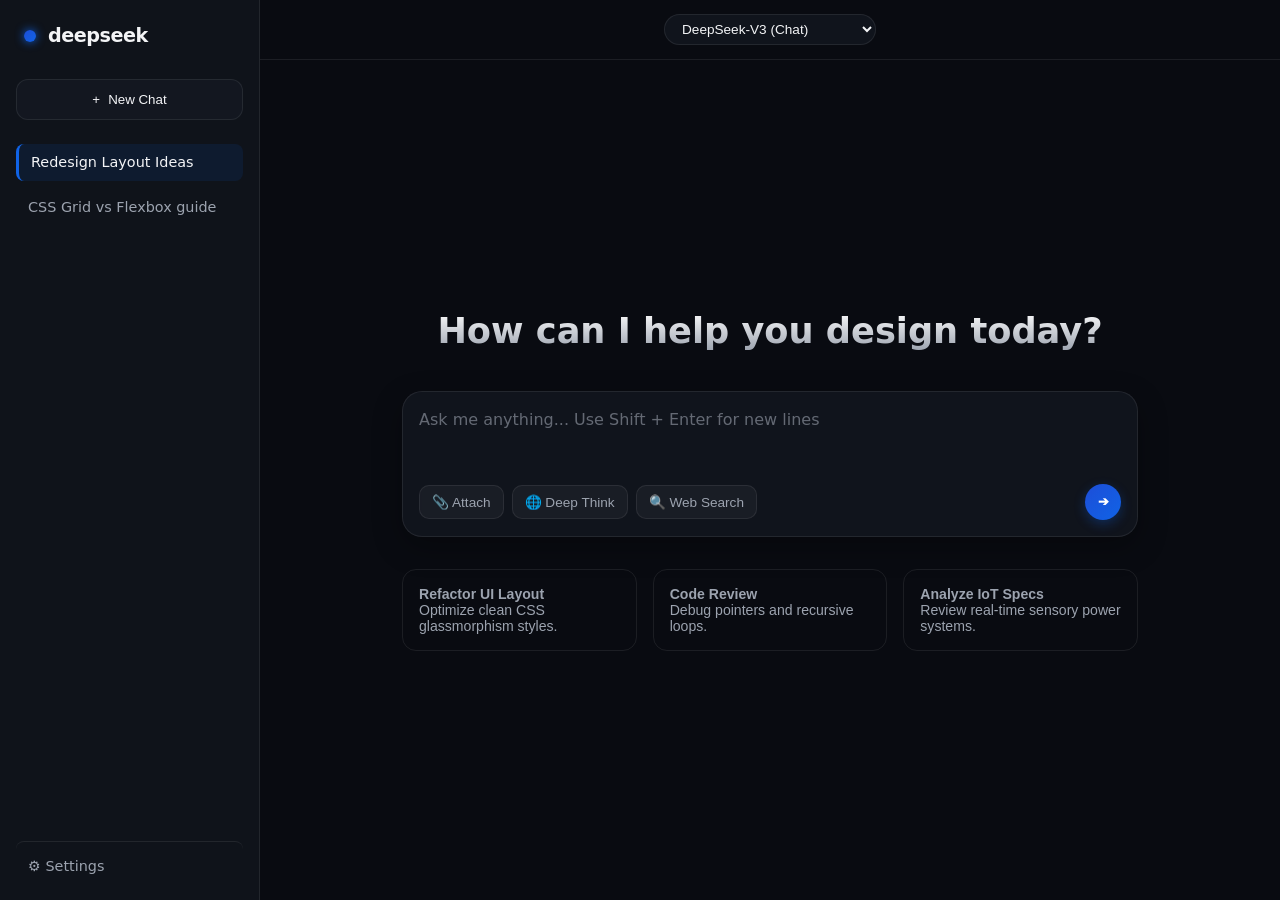
<file: index.html>
<!DOCTYPE html>
<html lang="en">
<head>
    <meta charset="UTF-8">
    <meta name="viewport" content="width=device-width, initial-scale=1.0">
    <title>DeepSeek - Redesign</title>
    <style>
        /* Modern Reset & Design System variables */
        :root {
            --bg-dark: #090b11;
            --sidebar-bg: #0f131a;
            --card-bg: rgba(22, 28, 38, 0.6);
            --border-color: rgba(255, 255, 255, 0.08);
            --text-main: #f3f4f6;
            --text-muted: #9ca3af;
            --accent-glow: #1063e6;
            --accent-gradient: linear-gradient(135deg, #1d4ed8, #1063e6);
            --font-family: system-ui, -apple-system, BlinkMacSystemFont, 'Segoe UI', Roboto, Oxygen, Ubuntu, Cantarell, sans-serif;
        }

        * {
            box-sizing: border-box;
            margin: 0;
            padding: 0;
        }

        body {
            background-color: var(--bg-dark);
            color: var(--text-main);
            font-family: var(--font-family);
            display: flex;
            height: 100vh;
            overflow: hidden;
        }

        /* Sidebar Design */
        aside {
            width: 260px;
            background-color: var(--sidebar-bg);
            border-right: 1px solid var(--border-color);
            display: flex;
            flex-direction: column;
            padding: 1rem;
            justify-content: space-between;
            transition: all 0.3s ease;
        }

        .logo-section {
            display: flex;
            align-items: center;
            gap: 0.75rem;
            padding: 0.5rem;
            font-size: 1.2rem;
            font-weight: 700;
            letter-spacing: -0.025em;
        }

        .logo-dot {
            width: 12px;
            height: 12px;
            background: var(--accent-gradient);
            border-radius: 50%;
            box-shadow: 0 0 10px var(--accent-glow);
        }

        .new-chat-btn {
            margin-top: 1.5rem;
            background: var(--card-bg);
            border: 1px solid var(--border-color);
            color: var(--text-main);
            padding: 0.75rem;
            border-radius: 12px;
            cursor: pointer;
            font-weight: 500;
            display: flex;
            align-items: center;
            justify-content: center;
            gap: 0.5rem;
            transition: background 0.2s;
        }

        .new-chat-btn:hover {
            background: rgba(255, 255, 255, 0.05);
            border-color: rgba(16, 99, 230, 0.4);
        }

        .history-list {
            flex: 1;
            margin-top: 1.5rem;
            display: flex;
            flex-direction: column;
            gap: 0.5rem;
            overflow-y: auto;
        }

        .history-item {
            padding: 0.65rem 0.75rem;
            border-radius: 8px;
            font-size: 0.9rem;
            color: var(--text-muted);
            cursor: pointer;
            white-space: nowrap;
            overflow: hidden;
            text-overflow: ellipsis;
            transition: all 0.2s;
        }

        .history-item:hover {
            background: rgba(255, 255, 255, 0.03);
            color: var(--text-main);
        }

        .history-item.active {
            background: rgba(16, 99, 230, 0.1);
            color: var(--text-main);
            border-left: 3px solid var(--accent-glow);
        }

        /* Main Workspace */
        main {
            flex: 1;
            display: flex;
            flex-direction: column;
            position: relative;
        }

        /* Top Bar Details */
        header {
            height: 60px;
            border-bottom: 1px solid var(--border-color);
            display: flex;
            align-items: center;
            justify-content: space-between;
            padding: 0 1.5rem;
        }

        .model-selector {
            background: var(--card-bg);
            border: 1px solid var(--border-color);
            color: var(--text-main);
            padding: 0.4rem 0.8rem;
            border-radius: 20px;
            font-size: 0.85rem;
            cursor: pointer;
        }

        /* Chat Layout Area */
        .chat-container {
            flex: 1;
            display: flex;
            flex-direction: column;
            align-items: center;
            justify-content: center;
            padding: 2rem;
            max-width: 800px;
            width: 100%;
            margin: 0 auto;
        }

        .hero-title {
            font-size: 2.2rem;
            font-weight: 800;
            margin-bottom: 2.5rem;
            text-align: center;
            background: linear-gradient(180deg, #ffffff 0%, #9ca3af 100%);
            -webkit-background-clip: text;
            -webkit-text-fill-color: transparent;
        }

        /* Input Box Redesign */
        .input-wrapper {
            width: 100%;
            background: var(--card-bg);
            border: 1px solid var(--border-color);
            border-radius: 20px;
            padding: 1rem;
            display: flex;
            flex-direction: column;
            gap: 1rem;
            box-shadow: 0 10px 30px rgba(0, 0, 0, 0.3);
            backdrop-filter: blur(12px);
            -webkit-backdrop-filter: blur(12px);
            transition: border-color 0.2s, box-shadow 0.2s;
        }

        .input-wrapper:focus-within {
            border-color: rgba(16, 99, 230, 0.6);
            box-shadow: 0 10px 30px rgba(16, 99, 230, 0.1), 0 0 0 1px rgba(16, 99, 230, 0.2);
        }

        textarea {
            width: 100%;
            background: transparent;
            border: none;
            outline: none;
            color: var(--text-main);
            font-family: var(--font-family);
            font-size: 1rem;
            resize: none;
            height: 60px;
            line-height: 1.5;
        }

        textarea::placeholder {
            color: rgba(156, 163, 175, 0.6);
        }

        .input-actions {
            display: flex;
            justify-content: space-between;
            align-items: center;
        }

        .action-left {
            display: flex;
            gap: 0.5rem;
        }

        .icon-btn {
            background: rgba(255, 255, 255, 0.04);
            border: 1px solid var(--border-color);
            color: var(--text-muted);
            padding: 0.5rem 0.75rem;
            border-radius: 10px;
            cursor: pointer;
            font-size: 0.85rem;
            display: flex;
            align-items: center;
            gap: 0.25rem;
            transition: all 0.2s;
        }

        .icon-btn:hover {
            background: rgba(255, 255, 255, 0.08);
            color: var(--text-main);
        }

        .submit-btn {
            background: var(--accent-gradient);
            color: white;
            border: none;
            width: 36px;
            height: 36px;
            border-radius: 50%;
            cursor: pointer;
            display: flex;
            align-items: center;
            justify-content: center;
            font-weight: bold;
            transition: transform 0.2s, opacity 0.2s;
            box-shadow: 0 4px 12px rgba(16, 99, 230, 0.3);
        }

        .submit-btn:hover {
            transform: scale(1.05);
            opacity: 0.95;
        }

        /* Quick Feature Suggestions Grid */
        .suggestions-grid {
            display: grid;
            grid-template-columns: repeat(auto-fit, minmax(180px, 1fr));
            gap: 1rem;
            width: 100%;
            margin-top: 2rem;
        }

        .suggestion-card {
            background: transparent;
            border: 1px solid var(--border-color);
            padding: 1rem;
            border-radius: 14px;
            cursor: pointer;
            font-size: 0.88rem;
            color: var(--text-muted);
            text-align: left;
            transition: all 0.2s;
        }

        .suggestion-card:hover {
            background: var(--card-bg);
            border-color: rgba(255, 255, 255, 0.15);
            color: var(--text-main);
            transform: translateY(-2px);
        }

        /* Responsive Breakpoints */
        @media (max-width: 768px) {
            aside {
                display: none; /* Hide sidebar on small screens for layout safety */
            }
            .suggestions-grid {
                grid-template-columns: 1fr 1fr;
            }
        }
    </style>
</head>
<body>

    <!-- Redesigned Left Navigation / Sidebar History -->
    <aside>
        <div style="display: flex; flex-direction: column; flex: 1;">
            <div class="logo-section">
                <div class="logo-dot"></div>
                <span>deepseek</span>
            </div>
            
            <button class="new-chat-btn">
                <span>+</span> New Chat
            </button>

            <div class="history-list">
                <div class="history-item active">Redesign Layout Ideas</div>
                <div class="history-item">CSS Grid vs Flexbox guide</div>
                
            
        </div>
        
        <div class="history-item" style="border-top: 1px solid var(--border-color); padding-top: 1rem;">
            ⚙️ Settings
        </div>
    </aside>

    <!-- Core Chat Window Area -->
    <main>
        <header>
            <div></div>
            <select class="model-selector">
                <option>DeepSeek-V3 (Chat)</option>
                <option>DeepSeek-R1 (Reasoning)</option>
            </select>
            <div></div>
        </header>

        <div class="chat-container">
            <h1 class="hero-title">How can I help you design today?</h1>
            
            <!-- Context Capsule Area -->
            <div class="input-wrapper">
                <textarea placeholder="Ask me anything... Use Shift + Enter for new lines"></textarea>
                
                <div class="input-actions">
                    <div class="action-left">
                        <button class="icon-btn">📎 Attach</button>
                        <button class="icon-btn">🌐 Deep Think</button>
                        <button class="icon-btn">🔍 Web Search</button>
                    </div>
                    <button class="submit-btn">➔</button>
                </div>
            </div>

            <!-- Contextual Quick Action Cards -->
            <div class="suggestions-grid">
                <button class="suggestion-card">
                    <strong>Refactor UI Layout</strong><br>
                    Optimize clean CSS glassmorphism styles.
                </button>
                <button class="suggestion-card">
                    <strong>Code Review</strong><br>
                    Debug pointers and recursive loops.
                </button>
                <button class="suggestion-card">
                    <strong>Analyze IoT Specs</strong><br>
                    Review real-time sensory power systems.
                </button>
            </div>
        </div>
    </main>

</body>
</html>
</file>
